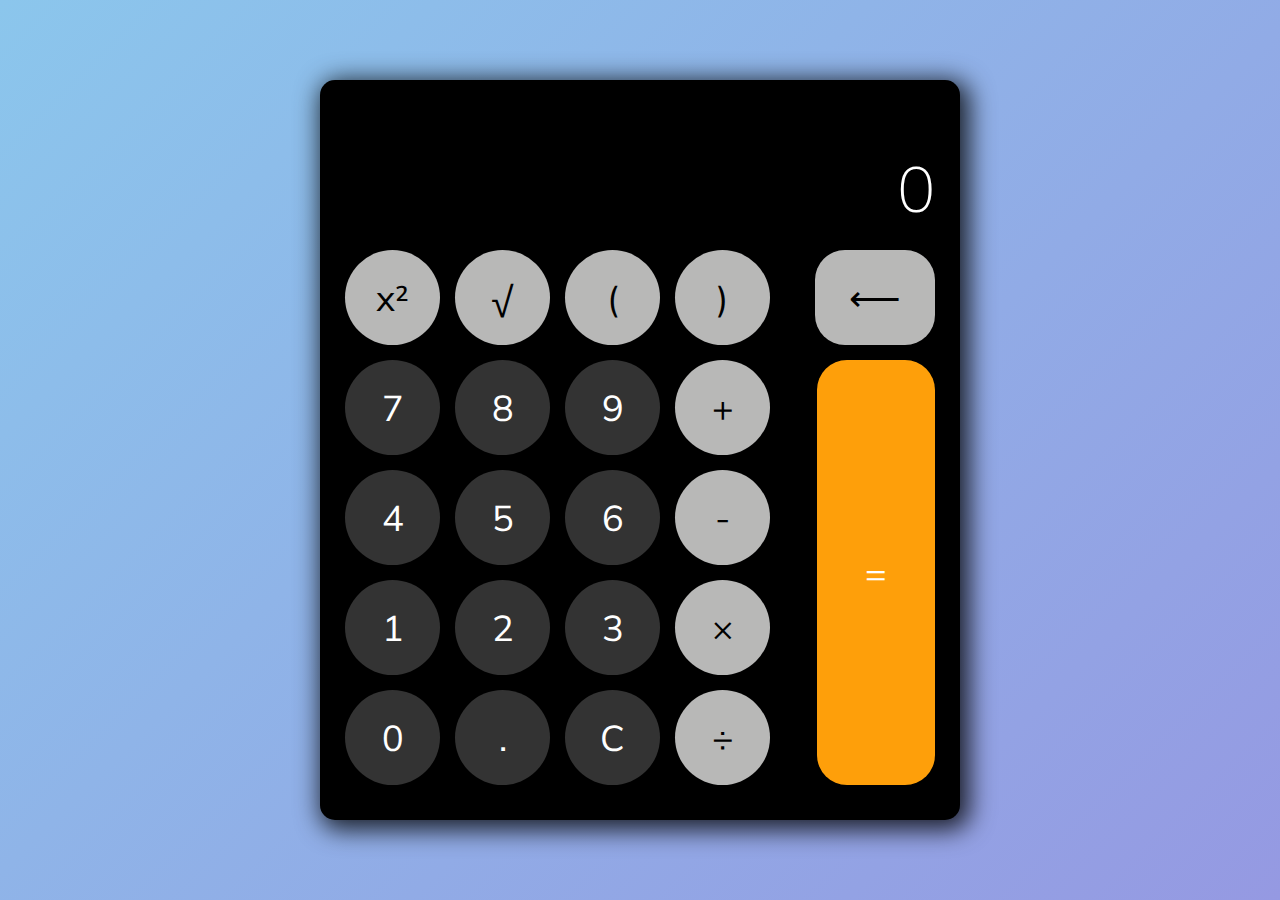
<file: portfolio/projetos/calculadora-v2/calculadora-v2.html>
<!DOCTYPE html>
<html lang="pt-br">
  <head>
    <meta charset="UTF-8" />
    <meta http-equiv="X-UA-Compatible" content="IE=edge" />
    <meta name="viewport" content="width=device-width, initial-scale=1.0" />
    <meta name="author" content="Lucas Targa" />
    <title>Calculadora</title>
    <link rel="preconnect" href="https://fonts.googleapis.com" />
    <link rel="preconnect" href="https://fonts.gstatic.com" crossorigin />
    <link
      href="https://fonts.googleapis.com/css2?family=Mulish:wght@200;300;400&display=swap"
      rel="stylesheet"
    />
    <link
      rel="shortcut icon"
      href="https://img.icons8.com/ultraviolet/40/000000/calculator.png"
      type="image/x-icon"
    />
    <style>
      * {
        margin: 0;
        padding: 0;
        box-sizing: border-box;
      }

      body {
        width: 100vw;
        height: 100vh;
        background-color: #8bc6ec;
        background-image: linear-gradient(135deg, #8bc6ec 0%, #9599e2 100%);
        font-family: "Mulish", sans-serif;
        display: flex;
        justify-content: center;
        align-items: center;
      }

      main.container {
        width: 40rem;
        height: max-content;
        padding: 5px 10px;
        border-radius: 15px;
        background-color: #000;
        display: flex;
        flex-direction: column;
        box-shadow: 5px 5px 25px 5px rgba(0, 0, 0, 0.8);
        overflow-x: hidden;
      }

      div.painel {
        max-width: 100%;
        height: 150px;
        padding: 15px 15px;
        color: #fff;
        font-weight: 200;
        display: flex;
        flex-direction: column;
        justify-content: center;
        -webkit-user-select: none;
        -moz-user-select: none;
        -ms-user-select: none;
        user-select: none;
        text-align: end;
        overflow-x: scroll;
      }

      div.painel::-webkit-scrollbar {
        height: 5px;
      }

      div.painel::-webkit-scrollbar-track {
        background: transparent;
      }

      div.painel::-webkit-scrollbar-thumb {
        background-color: #e0e0e094;
        border-radius: 20px;
      }

      div.painel small {
        display: block;
        min-height: 40%;
        font-size: 2rem;
      }

      div.painel p {
        display: block;
        min-height: 50%;
        font-size: 4rem;
        margin-bottom: 10px;
      }

      div.painel p:empty:not(:focus)::before {
        content: attr(data-placeholder);
      }

      div.container-botoes {
        width: 100%;
        height: 80%;
        padding: 15px 15px;
      }

      div.operadores {
        width: 100%;
        display: flex;
        flex-wrap: nowrap;
        gap: 15px;
        margin-bottom: 15px;
        position: relative;
      }

      div.botao {
        width: 95px;
        height: 95px;
        border-radius: 50%;
        display: flex;
        justify-content: center;
        align-items: center;
        font-size: 2.25rem;
        cursor: pointer;
        -webkit-user-select: none;
        -moz-user-select: none;
        -ms-user-select: none;
        user-select: none;
      }

      div.operador {
        background-color: #b8b8b7;
        color: #000;
      }

      div.operador:hover {
        background-color: rgba(184, 184, 183, 0.8);
      }

      div.operador:active {
        font-weight: bold;
      }

      div.number {
        background-color: #333333;
        color: #fff;
      }

      div.number:hover {
        background-color: rgba(71, 71, 71, 0.6);
      }

      div.number:active {
        font-weight: bold;
      }

      div.left-painel {
        width: 80%;
        min-height: 100%;
      }

      div.botoes {
        width: 100%;
        display: flex;
        height: max-content;
        gap: 15px;
        margin-bottom: 15px;
      }

      div.resultado {
        width: 20%;
        min-height: 100%;
      }

      div.container-numeros {
        width: 100%;
        height: 100%;
        display: flex;
      }

      div.btn-igual {
        width: 100%;
        height: calc(100% - 15px);
        display: flex;
        justify-content: center;
        align-items: center;
        border-radius: 30px;
        background-color: #fe9f0a;
        color: #fff;
        font-size: 2.25rem;
        cursor: pointer;
        -webkit-user-select: none;
        -moz-user-select: none;
        -ms-user-select: none;
        user-select: none;
      }

      div.btn-igual:hover {
        background-color: rgba(254, 160, 10, 0.9);
      }

      div.btn-igual:active {
        font-weight: bold;
      }

      div.btn-limpar {
        width: 120px;
        height: 95px;
        display: flex;
        justify-content: center;
        align-items: center;
        font-size: 2.25rem;
        cursor: pointer;
        -webkit-user-select: none;
        -moz-user-select: none;
        -ms-user-select: none;
        user-select: none;
        position: absolute;
        right: 0;
        border-radius: 30px;
      }
    </style>
  </head>
  <body>
    <main class="container">
      <div id="painel" class="painel">
        <small class="operacao"></small>
        <p class="resultado" data-placeholder="0"></p>
      </div>

      <div class="container-botoes">
        <div class="operadores">
          <div value="^" class="botao operador btn-quadrado">x²</div>
          <div value="raiz" class="botao operador btn-raiz">√</div>
          <div value="(" class="botao operador btn-operador">(</div>
          <div value=")" class="botao operador btn-operador">)</div>
          <div class="operador btn-limpar">⟵</div>
        </div>

        <div class="container-numeros">
          <div class="left-painel">
            <div class="botoes">
              <div value="7" class="botao number btn-number">7</div>
              <div value="8" class="botao number btn-number">8</div>
              <div value="9" class="botao number btn-number">9</div>
              <div value="+" class="botao operador btn-operador">+</div>
            </div>

            <div class="botoes">
              <div value="4" class="botao number btn-number">4</div>
              <div value="5" class="botao number btn-number">5</div>
              <div value="6" class="botao number btn-number">6</div>
              <div value="-" class="botao operador btn-operador">-</div>
            </div>

            <div class="botoes">
              <div value="1" class="botao number btn-number">1</div>
              <div value="2" class="botao number btn-number">2</div>
              <div value="3" class="botao number btn-number">3</div>
              <div value="*" class="botao operador btn-operador">×</div>
            </div>

            <div class="botoes">
              <div value="0" class="botao number btn-number">0</div>
              <div value="." class="botao number btn-number">.</div>
              <div value="c" class="botao number btn-reset">C</div>
              <div value="/" class="botao operador btn-operador">÷</div>
            </div>
          </div>

          <div class="resultado">
            <div value="=" class="btn-igual">=</div>
          </div>
        </div>
      </div>
    </main>

    <script>
      const set_operacao = document.querySelector(".operacao");
      const set_resultado = document.querySelector(".resultado");
      const btn_calculator = document.querySelectorAll(
        ".btn-number,.btn-operador"
      );
      let resultado = "";
      let operacao = "";

      /// funcao para exibir os valores clicados no painel da calculadora
      function imprimirValor() {
        function setPainel(event) {
          let valorBotao = this.getAttribute("value");
          if (
            valorBotao !== "*" &&
            valorBotao !== "+" &&
            valorBotao !== "-" &&
            valorBotao !== "/" 
          ) {
              set_resultado.textContent += valorBotao;
            } 
          else {
            if (set_resultado.textContent == "" || valorBotao == ".") {
              null;
            } else if (set_resultado.textContent == resultado) {
              resultado = "";
              operacao = "";
              operacao += set_resultado.textContent + valorBotao;
              set_operacao.textContent = operacao;
              set_resultado.textContent = "";
            } else {
              operacao += set_resultado.textContent + valorBotao;
              set_operacao.textContent = operacao;
              set_resultado.textContent = "";
            }
          }
        }

        btn_calculator.forEach((item) => {
          item.addEventListener("click", setPainel);
        });
      }
      imprimirValor();

      /// funcao que calcula a operacao e exibe o calculo no painel da calculadora
      function calcular() {
        const btn_igual = document.querySelector(".btn-igual");

        function exibirResultado() {
          // verifica se o botao de igual ja foi apertado, executa a acao caso nao tenha sido
          // isso evita ficar sobreescrevendo valores infinitamente
          if (
            set_operacao.textContent.charAt(
              set_operacao.textContent.length - 1
            ) !== "=" &&
            set_operacao.textContent.charAt(
              set_operacao.textContent.length - 1
            ) !== "²" &&
            set_operacao.textContent.charAt(0) !== "√" &&
            set_operacao.textContent !== ""
          ) {
            let valorBotao = this.getAttribute("value");
            operacao += set_resultado.textContent;
            resultado = eval(operacao);
            set_operacao.textContent += set_resultado.textContent + valorBotao;
            set_resultado.textContent = resultado;
          }
        }

        btn_igual.addEventListener("click", exibirResultado);
      }
      calcular();

      /// funcao para zerar o painel e os calculos
      function zerarCalculo() {
        const btn_reset = document.querySelector(".btn-reset");

        function apagaPainel(event) {
          set_resultado.textContent = "";
          set_operacao.textContent = "";
          resultado = "";
          operacao = "";
        }

        btn_reset.addEventListener("click", apagaPainel);
      }
      zerarCalculo();

      /// funcao para apagar o ultimo digito do painel
      function apagarDigito() {
        const btn_apagar = document.querySelector(".btn-limpar");

        function apagar(event) {
          if (
            set_resultado.textContent == resultado ||
            set_operacao.textContent.charAt(
              set_operacao.textContent.length - 1
            ) == "²"
          ) {
            set_resultado.textContent = "";
            set_operacao.textContent = "";
            operacao = "";
          } else {
            set_resultado.textContent = set_resultado.textContent.substring(
              0,
              set_resultado.textContent.length - 1
            );
          }
        }

        btn_apagar.addEventListener("click", apagar);
      }
      apagarDigito();

      /// funcao para calcular a raiz quadrada do numero exibido no painel
      function calculoRaizQuadrada() {
        const btn_raiz = document.querySelector(".btn-raiz");

        function raizQuadrada(event) {
          if (set_resultado.textContent !== "") {
            set_operacao.textContent = "";
            set_operacao.textContent = `${this.textContent} ${set_resultado.textContent}`;
            resultado = Math.sqrt(set_resultado.textContent);
            set_resultado.textContent = resultado;
            operacao = "";
          }
        }

        btn_raiz.addEventListener("click", raizQuadrada);
      }
      calculoRaizQuadrada();

      /// funcao para calcular o quadrado do numero exibido no painel
      function calculoElevaQuadrado() {
        const btn_quadrado = document.querySelector(".btn-quadrado");

        function elevaQuadrado(event) {
          if (set_resultado.textContent !== "") {
            set_operacao.textContent = "";
            set_operacao.textContent = `${set_resultado.textContent}²`;
            set_resultado.textContent *= set_resultado.textContent;
            operacao = "";
          }
        }

        btn_quadrado.addEventListener("click", elevaQuadrado);
      }
      calculoElevaQuadrado();
    </script>
  </body>
</html>
</file>
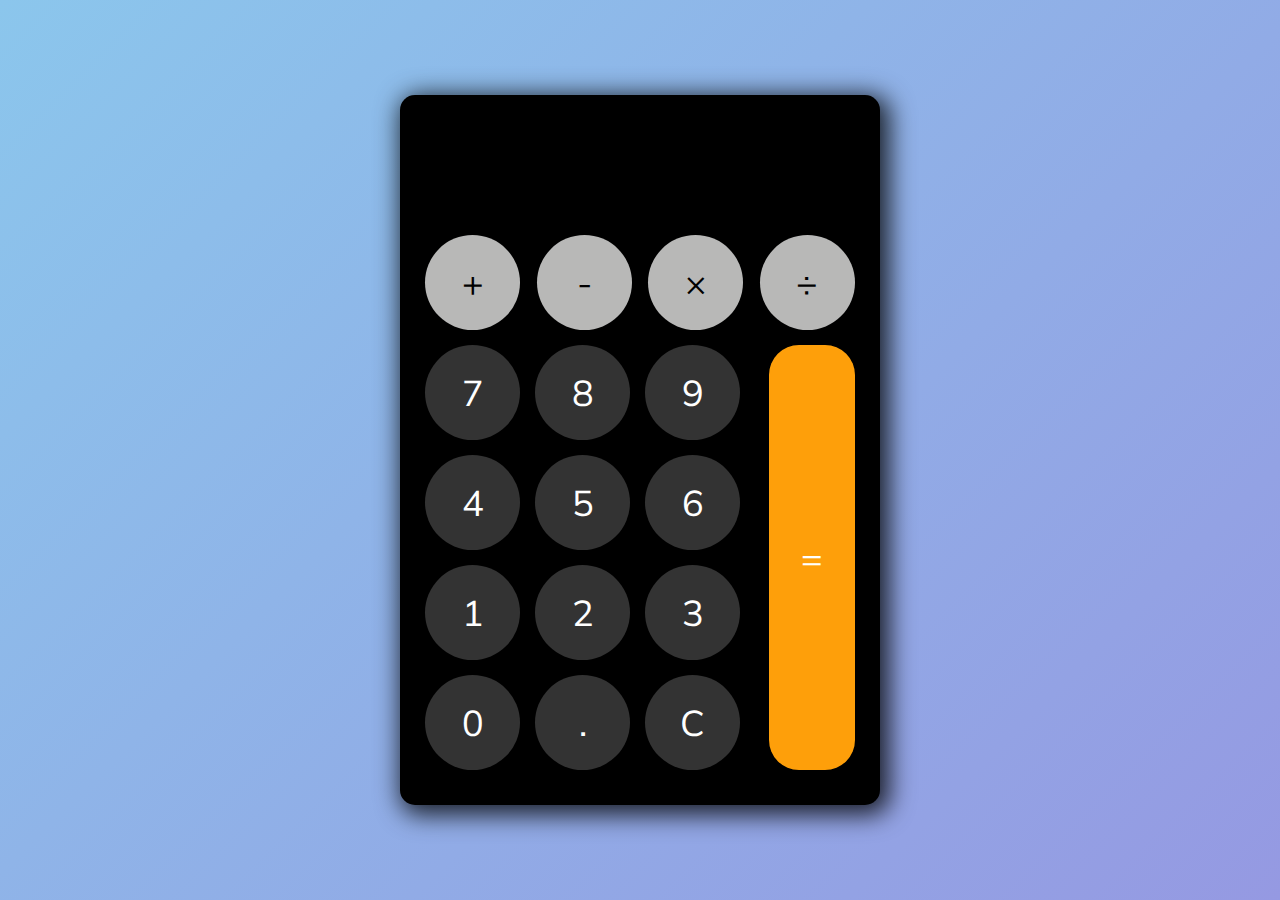
<file: portfolio/projetos/calculadora/calculadora-v1.html>
<!DOCTYPE html>
<html lang="pt-br">
  <head>
    <meta charset="UTF-8" />
    <meta http-equiv="X-UA-Compatible" content="IE=edge" />
    <meta name="viewport" content="width=device-width, initial-scale=1.0" />
    <meta name="author" content="Lucas Targa" />
    <title>Calculadora</title>
    <link rel="preconnect" href="https://fonts.googleapis.com" />
    <link rel="preconnect" href="https://fonts.gstatic.com" crossorigin />
    <link
      href="https://fonts.googleapis.com/css2?family=Mulish:wght@200;300;400&display=swap"
      rel="stylesheet"
    />
    <link
      rel="shortcut icon"
      href="https://img.icons8.com/ultraviolet/40/000000/calculator.png"
      type="image/x-icon"
    />
    <style>
      * {
        margin: 0;
        padding: 0;
        box-sizing: border-box;
      }

      body {
        width: 100vw;
        height: 100vh;
        background-color: #8bc6ec;
        background-image: linear-gradient(135deg, #8bc6ec 0%, #9599e2 100%);
        font-family: "Mulish", sans-serif;
        display: flex;
        justify-content: center;
        align-items: center;
      }

      main.container {
        width: 30rem;
        height: max-content;
        padding: 5px 10px;
        border-radius: 15px;
        background-color: #000;
        display: flex;
        flex-direction: column;
        box-shadow: 5px 5px 25px 5px rgba(0, 0, 0, 0.8);
        overflow-x: hidden;
      }

      div.painel {
        overflow-x: scroll;
        max-width: 100%;
        height: 120px;
        padding: 5px;
        color: #fff;
        font-size: 3.75rem;
        font-weight: 200;
        display: flex;
        flex-direction: row-reverse;
        align-items: end; 
        justify-content: end;
        -webkit-user-select: none;
        -moz-user-select: none;
        -ms-user-select: none;
        user-select: none;
      }

      div.painel::-webkit-scrollbar {
        height: 5px; 
      }

      div.painel::-webkit-scrollbar-track {
        background: transparent; 
      }

      div.painel::-webkit-scrollbar-thumb {
        background-color: #e0e0e094; 
        border-radius: 20px;
      }

      div.container-botoes {
        width: 100%;
        height: 80%;
        padding: 15px 15px;
      }

      div.operadores {
        width: 100%;
        display: flex;
        justify-content: space-between;
        flex-wrap: nowrap;
        margin-bottom: 15px;
      }

      div.botao {
        width: 95px;
        height: 95px;
        border-radius: 50%;
        display: flex;
        justify-content: center;
        align-items: center;
        font-size: 2.25rem;
        cursor: pointer;
        -webkit-user-select: none;
        -moz-user-select: none;
        -ms-user-select: none;
        user-select: none;
      }

      div.operador {
        background-color: #b8b8b7;
        color: #000;
      }

      div.operador:hover {
        background-color: rgba(184, 184, 183, 0.6);
      }

      div.operador:active {
        font-weight: bold;
      }

      div.number {
        background-color: #333333;
        color: #fff;
      }

      div.number:hover {
        background-color: rgba(71, 71, 71, 0.6);
      }

      div.number:active {
        font-weight: bold;
      }

      div.left-painel {
        width: 80%;
        min-height: 100%;
      }

      div.botoes {
        width: 100%;
        display: flex;
        height: max-content;
        gap: 15px;
        margin-bottom: 15px;
      }

      div.resultado {
        width: 20%;
        min-height: 100%;
      }

      div.container-numeros {
        width: 100%;
        height: 100%;
        display: flex;
      }

      div.igual {
        width: 100%;
        height: calc(100% - 15px);
        display: flex;
        justify-content: center;
        align-items: center;
        border-radius: 30px;
        background-color: #fe9f0a;
        color: #fff;
        font-size: 2.25rem;
        cursor: pointer;
        -webkit-user-select: none;
        -moz-user-select: none;
        -ms-user-select: none;
        user-select: none;
      }

      div.igual:hover {
        background-color: rgba(254, 160, 10, 0.9);
      }

      div.igual:active {
        font-weight: bold;
      }
    </style>
  </head>
  <body>
    <main class="container">
      <div id="painel" class="painel"></div>

      <div class="container-botoes">
        <div class="operadores">
          <div value="+" class="botao operador js-button">+</div>
          <div value="-" class="botao operador js-button">-</div>
          <div value="*" class="botao operador js-button">×</div>
          <div value="/" class="botao operador js-button">÷</div>
        </div>

        <div class="container-numeros">
          <div class="left-painel">
            <div class="botoes">
              <div value="7" class="botao number js-button">7</div>
              <div value="8" class="botao number js-button">8</div>
              <div value="9" class="botao number js-button">9</div>
            </div>

            <div class="botoes">
              <div value="4" class="botao number js-button">4</div>
              <div value="5" class="botao number js-button">5</div>
              <div value="6" class="botao number js-button">6</div>
            </div>

            <div class="botoes">
              <div value="1" class="botao number js-button">1</div>
              <div value="2" class="botao number js-button">2</div>
              <div value="3" class="botao number js-button">3</div>
            </div>

            <div class="botoes">
              <div value="0" class="botao number js-button">0</div>
              <div value="." class="botao number js-button">.</div>
              <div value="c" class="botao number limpar">C</div>
            </div>
          </div>

          <div class="resultado">
            <div class="igual">=</div>
          </div>
        </div>
      </div>
    </main>

    <script>
      const painel = document.querySelector(".painel");
      const botoes = document.querySelectorAll(".js-button");
      const btn_igual = document.querySelector(".igual");
      const btn_limpar = document.querySelector(".limpar");
      let contentPainel = "";
      let calculo = "";

      function exibirNumeros() {
        function setNumeros(event) {
          //exibe no painel o valor do botao clicado
          painel.innerText = contentPainel += this.innerText;
          // armazena na var calculo o valor do botao clicado para ser calculado
          calculo += this.getAttribute("value");
          //console.log(calculo);
        }

        botoes.forEach((item) => {
          item.addEventListener("click", setNumeros);
        });
      }
      exibirNumeros();

      function calcular() {
        function setResultado(event) {
          painel.innerText = eval(calculo);
          calculo = "";
          contentPainel = "";
          //console.log(calculo)
        }

        btn_igual.addEventListener("click", setResultado);
      }
      calcular();

      function limpar() {
        function resetPainel() {
          painel.innerText = "";
          contentPainel = "";
          calculo = "";
        }
        btn_limpar.addEventListener("click", resetPainel);
      }

      limpar();
    </script>
  </body>
</html>
</file>
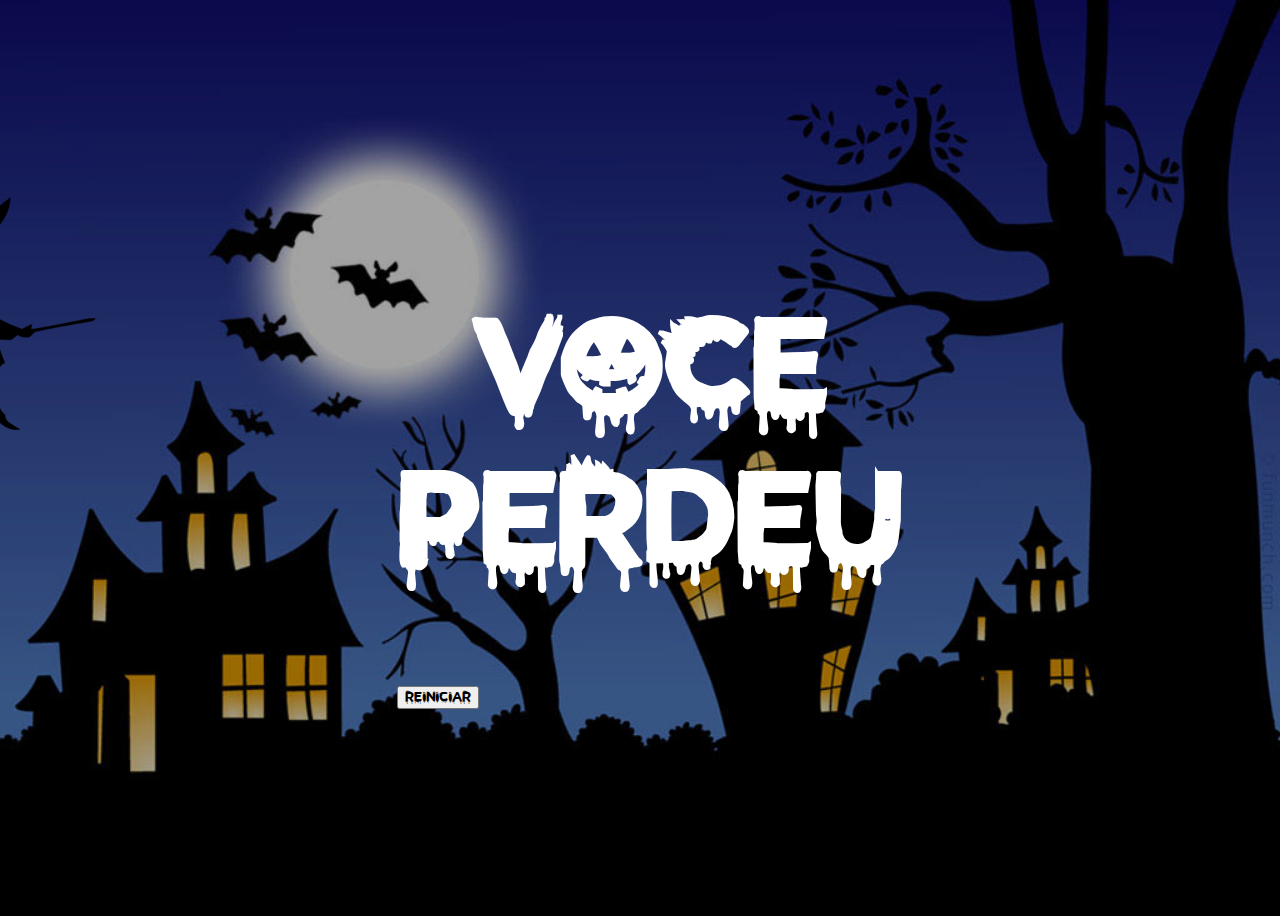
<file: portfolio/projetos/ghostbusters/app.html>
<!DOCTYPE html>
<html>
	<head>
		<title>Ghostbusters</title>
		<link rel="shortcut icon" href="./image/fantasma-1.png" type="image/x-icon">
		<meta charset="UTF-8" />
		<link rel="stylesheet" href="./css/style.css" />
	</head>
	<body class="screen-game" onresize="ajustaTela()">

		<div class="painel">
			<div class="vidas">
				<img id="v1" src="./image/coracao-cheio.png" />
				<img id="v2" src="./image/coracao-cheio.png" />
				<img id="v3" src="./image/coracao-cheio.png" />
			</div>

			<div class="cronometro">Tempo restante: <span id="cronometro"></span></div>
		</div>

		<script src="./js/jogo.js"></script>
	</body>
</html>
</file>
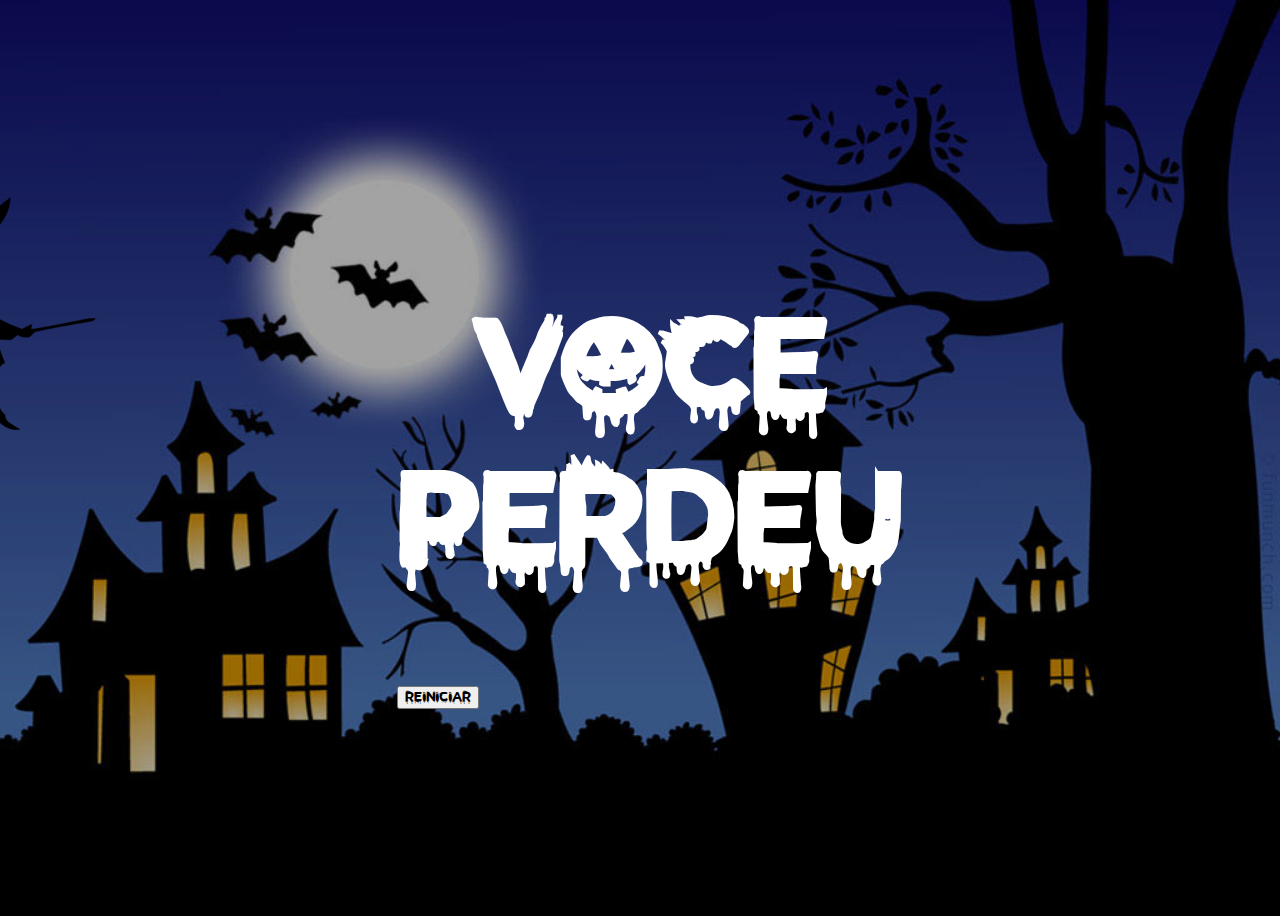
<file: portfolio/projetos/ghostbusters/derrota.html>
<!DOCTYPE html>
<html>
	<head>
		<title>Ghostbusters</title>
		<link rel="shortcut icon" href="./image/fantasma-1.png" type="image/x-icon">
		<meta charset="UTF-8" />

		<link href="https://cdn.jsdelivr.net/npm/bootstrap@5.1.3/dist/css/bootstrap.min.css" rel="stylesheet" integrity="sha384-1BmE4kWBq78iYhFldvKuhfTAU6auU8tT94WrHftjDbrCEXSU1oBoqyl2QvZ6jIW3" crossorigin="anonymous">
		<link rel="stylesheet" href="./css/style.css" />
	</head>
	<body>

		<div class="container ">
			<div class="row mb-3 relative z-index-2">
					<div class="d-flex justify-content-center">
						<h1 class="end-game">
							VOCE <br/> PERDEU
						</h1>
					</div>
			</div>


			<div class="row">
				<div class="col">
					<div class="d-flex justify-content-center">
						<button type="button" class="btn-derrota btn btn-danger btn-lg" onclick="window.location.href = 'inicio.html' ">REINICIAR</button>
					</div>
				</div>
			</div>
		</div>

		<img class="bruxa absolute z-index-1" src="image/bruxa.png" alt="">

		<script src="https://cdn.jsdelivr.net/npm/bootstrap@5.1.3/dist/js/bootstrap.bundle.min.js" integrity="sha384-ka7Sk0Gln4gmtz2MlQnikT1wXgYsOg+OMhuP+IlRH9sENBO0LRn5q+8nbTov4+1p" crossorigin="anonymous"></script>

	</body>
</html>
</file>
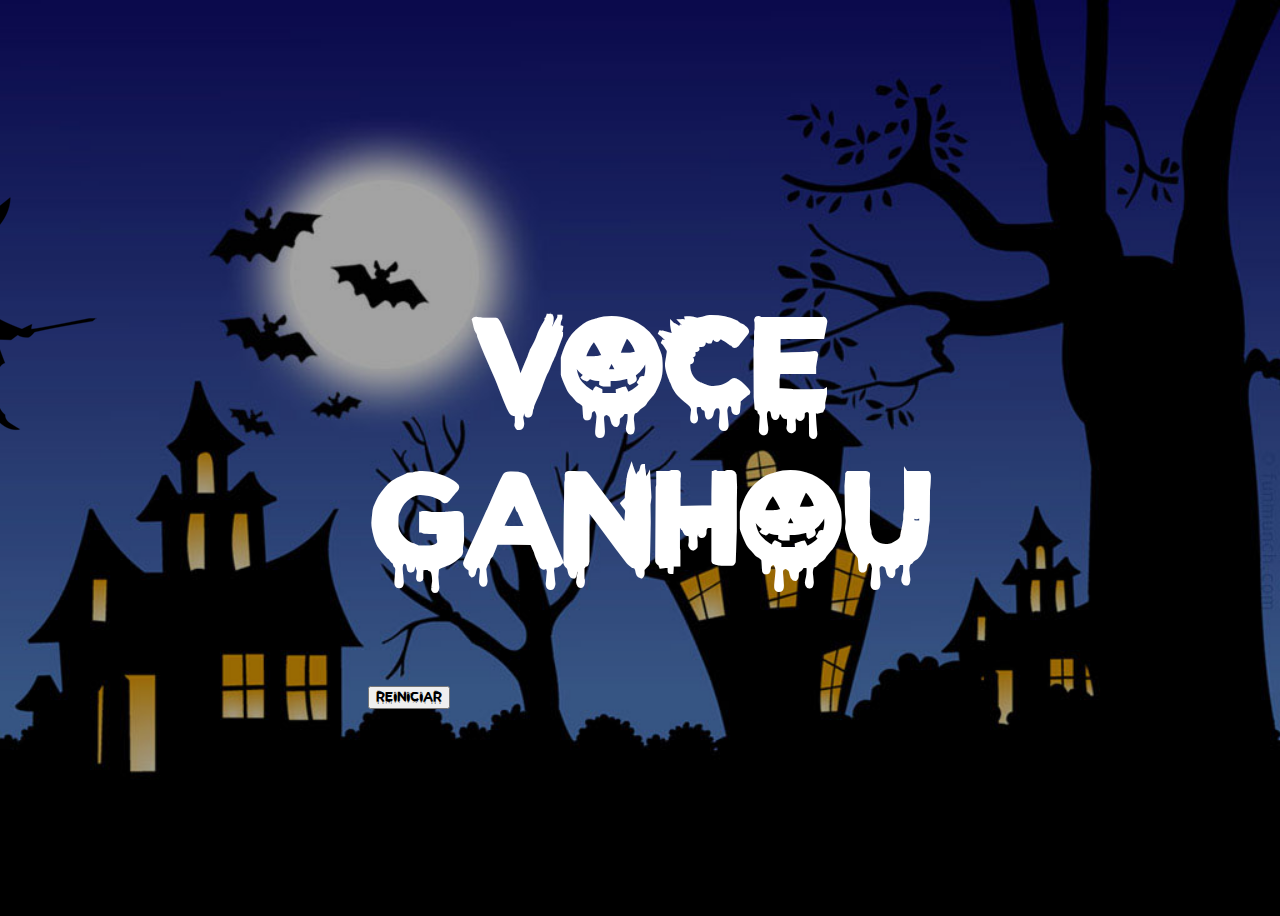
<file: portfolio/projetos/ghostbusters/vitoria.html>
<!DOCTYPE html>
<html>
	<head>
		<title>Ghostbusters</title>
		<link rel="shortcut icon" href="./image/fantasma-1.png" type="image/x-icon">
		<meta charset="UTF-8" />
		<link href="https://cdn.jsdelivr.net/npm/bootstrap@5.1.3/dist/css/bootstrap.min.css" rel="stylesheet" integrity="sha384-1BmE4kWBq78iYhFldvKuhfTAU6auU8tT94WrHftjDbrCEXSU1oBoqyl2QvZ6jIW3" crossorigin="anonymous">
		<link rel="stylesheet" href="./css/style.css" />
	</head>
	<body>

		<div class="container">
			<div class="row mb-3 relative z-index-2">
				<div class="col">
					<div class="d-flex justify-content-center">
						<h1 class="end-game">
							VOCE <br/> GANHOU
						</h1>
					</div>
				</div>
			</div>


			<div class="row">
				<div class="col">
					<div class="d-flex justify-content-center">
						<button type="button" class="btn-derrota btn btn-danger btn-lg" onclick="window.location.href = 'inicio.html' ">REINICIAR</button>
					</div>
				</div>
			</div>
		</div>

		<img class="bruxa absolute z-index-1" src="image/bruxa.png" alt="">


		<script src="https://cdn.jsdelivr.net/npm/bootstrap@5.1.3/dist/js/bootstrap.bundle.min.js" integrity="sha384-ka7Sk0Gln4gmtz2MlQnikT1wXgYsOg+OMhuP+IlRH9sENBO0LRn5q+8nbTov4+1p" crossorigin="anonymous"></script>

	</body>
</html>
</file>
<file: portfolio/projetos/ghostbusters/css/style.css>
@font-face {
	font-family: Hallowen;
	src: url(../fontes/CFHalloween-Regular.ttf);
}

body {
	width: 100vw;
	height: 100vh;
	display: flex;
	flex-direction: column;
	justify-content: center;
	align-items: center;
	background-image: url(../image/bg.jpg);
	background-repeat: no-repeat;
	background-size: 100%;
	overflow: hidden;
}

body.screen-game{
	cursor: url(../image/pega-fantasma.png) 20 20, auto !important;
	width: 100vw;
	height: 100vh;
	display: flex;
	flex-direction: column;
	justify-content: center;
	align-items: center;
	background-image: url(../image/bg.jpg);
	background-repeat: no-repeat;
	background-size: 100%;
	overflow: hidden;
}

h1.end-game{
	font-size: 6rem;
	color: #fff;
	text-align: center;
	user-select: none;
}

@media (min-width: 1200px) {
	h1.end-game{
		font-size: 8rem;
	}
}



h1.title::after{
	content: "CACADORES DE FANTASMAS";
	font-size: 20px;
	display: block;
	width: 100%;
	height: 30px;
}



.fantasma-1 {
	width: 50px;
	height: 50px;
	background: url(../image/fantasma-1.png) no-repeat;
	background-size: 100%;
	animation: vibration1 3s infinite;
}

.fantasma-2 {
	width: 70px;
	height: 70px;
	background: url(../image/fantasma-2.png) no-repeat;
	background-size: 100%;
	animation: vibration2 3s infinite;
}

.fantasma-3 {
	width: 80px;
	height: 80px;
	background: url(../image/fantasma-3.png) no-repeat;
	background-size: 100%;
	animation: vibration3 3s infinite;
}

@keyframes vibration1 {
	from{
		transform: rotate(0deg);
	}

	to {
		transform: rotate(20deg);
	}
}

@keyframes vibration2 {
	from{
		transform: rotate(0deg);
	}

	to {
		transform: rotate(-20deg);
	}
}

@keyframes vibration3 {
	from{
		transform: rotate(0deg);
	}

	to {
		transform: rotate(10deg);
	}
}

.invert-false {
	transform: scaleX(1);
}

.invert-true {
	transform: scaleX(-1);
}

.painel {
	position: absolute;
	width: 190px;
	padding: 10px;
	left: 0px;
	bottom: 0px;
	border-top:solid 1px #fff;
	background-color: #fff;
	opacity: 0.7
}

.vidas {
	float: left;
}

.cronometro {
	float: left;
	font-size: 20px;
	font-weight: bold;
}

img.bruxa{
	position: absolute;
	left: calc(0vw - 200px);
	top: calc(0vh + 150px);
	animation: move 6s infinite;
	
}

button.btn-derrota,
button.btn-hallowen,
h1.end-game{
	font-family: 'Hallowen';
}

.relative{
	position: relative !important;
}

.absolute{
	position: absolute !important;
}

.z-index-1{
	z-index: 100 !important;
}

.z-index-2{
	z-index: 200 !important;
}

@keyframes move {
	from {
		transform: translateX(0px);		
	}

	to {
		transform: translateX(calc(100vw + 200px));
	}

}


div#alert{
	display: none;
}
</file>
